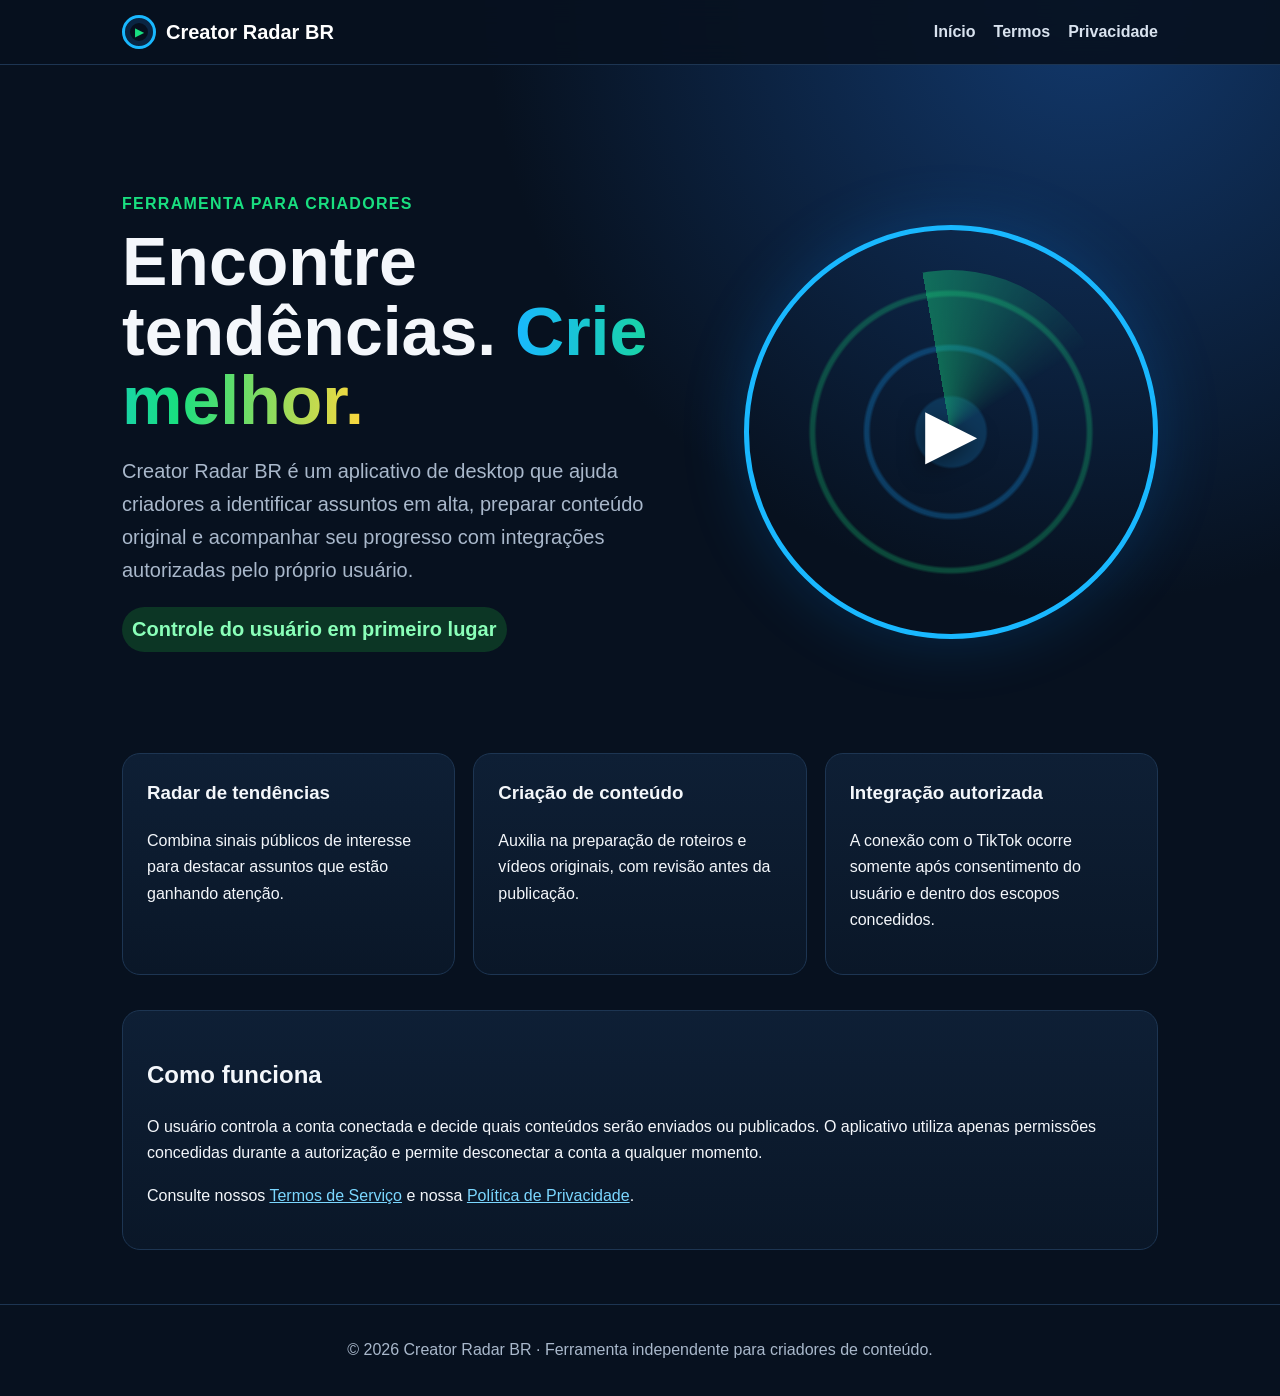
<file: index.html>
<!doctype html><html lang="pt-BR"><head><meta charset="utf-8"><meta name="viewport" content="width=device-width,initial-scale=1"><title>Creator Radar BR</title><meta name="description" content="Ferramenta de desktop para criadores descobrirem tendências, produzirem conteúdo e acompanharem seu crescimento."><link rel="stylesheet" href="style.css"></head><body><header><div class="nav"><a class="brand" href="./"><span class="mark"></span>Creator Radar BR</a><nav><a href="./">Início</a><a href="termos.html">Termos</a><a href="privacidade.html">Privacidade</a></nav></div></header><main class="wrap"><section class="hero"><div><div class="eyebrow">Ferramenta para criadores</div><h1>Encontre tendências. <span>Crie melhor.</span></h1><p>Creator Radar BR é um aplicativo de desktop que ajuda criadores a identificar assuntos em alta, preparar conteúdo original e acompanhar seu progresso com integrações autorizadas pelo próprio usuário.</p><p><span class="badge">Controle do usuário em primeiro lugar</span></p></div><div class="radar" aria-label="Ilustração de radar de tendências"></div></section><section class="grid"><article class="card"><h3>Radar de tendências</h3><p>Combina sinais públicos de interesse para destacar assuntos que estão ganhando atenção.</p></article><article class="card"><h3>Criação de conteúdo</h3><p>Auxilia na preparação de roteiros e vídeos originais, com revisão antes da publicação.</p></article><article class="card"><h3>Integração autorizada</h3><p>A conexão com o TikTok ocorre somente após consentimento do usuário e dentro dos escopos concedidos.</p></article></section><section class="card"><h2>Como funciona</h2><p>O usuário controla a conta conectada e decide quais conteúdos serão enviados ou publicados. O aplicativo utiliza apenas permissões concedidas durante a autorização e permite desconectar a conta a qualquer momento.</p><p>Consulte nossos <a href="termos.html">Termos de Serviço</a> e nossa <a href="privacidade.html">Política de Privacidade</a>.</p></section></main><footer>© 2026 Creator Radar BR · Ferramenta independente para criadores de conteúdo.</footer></body></html>
</file>
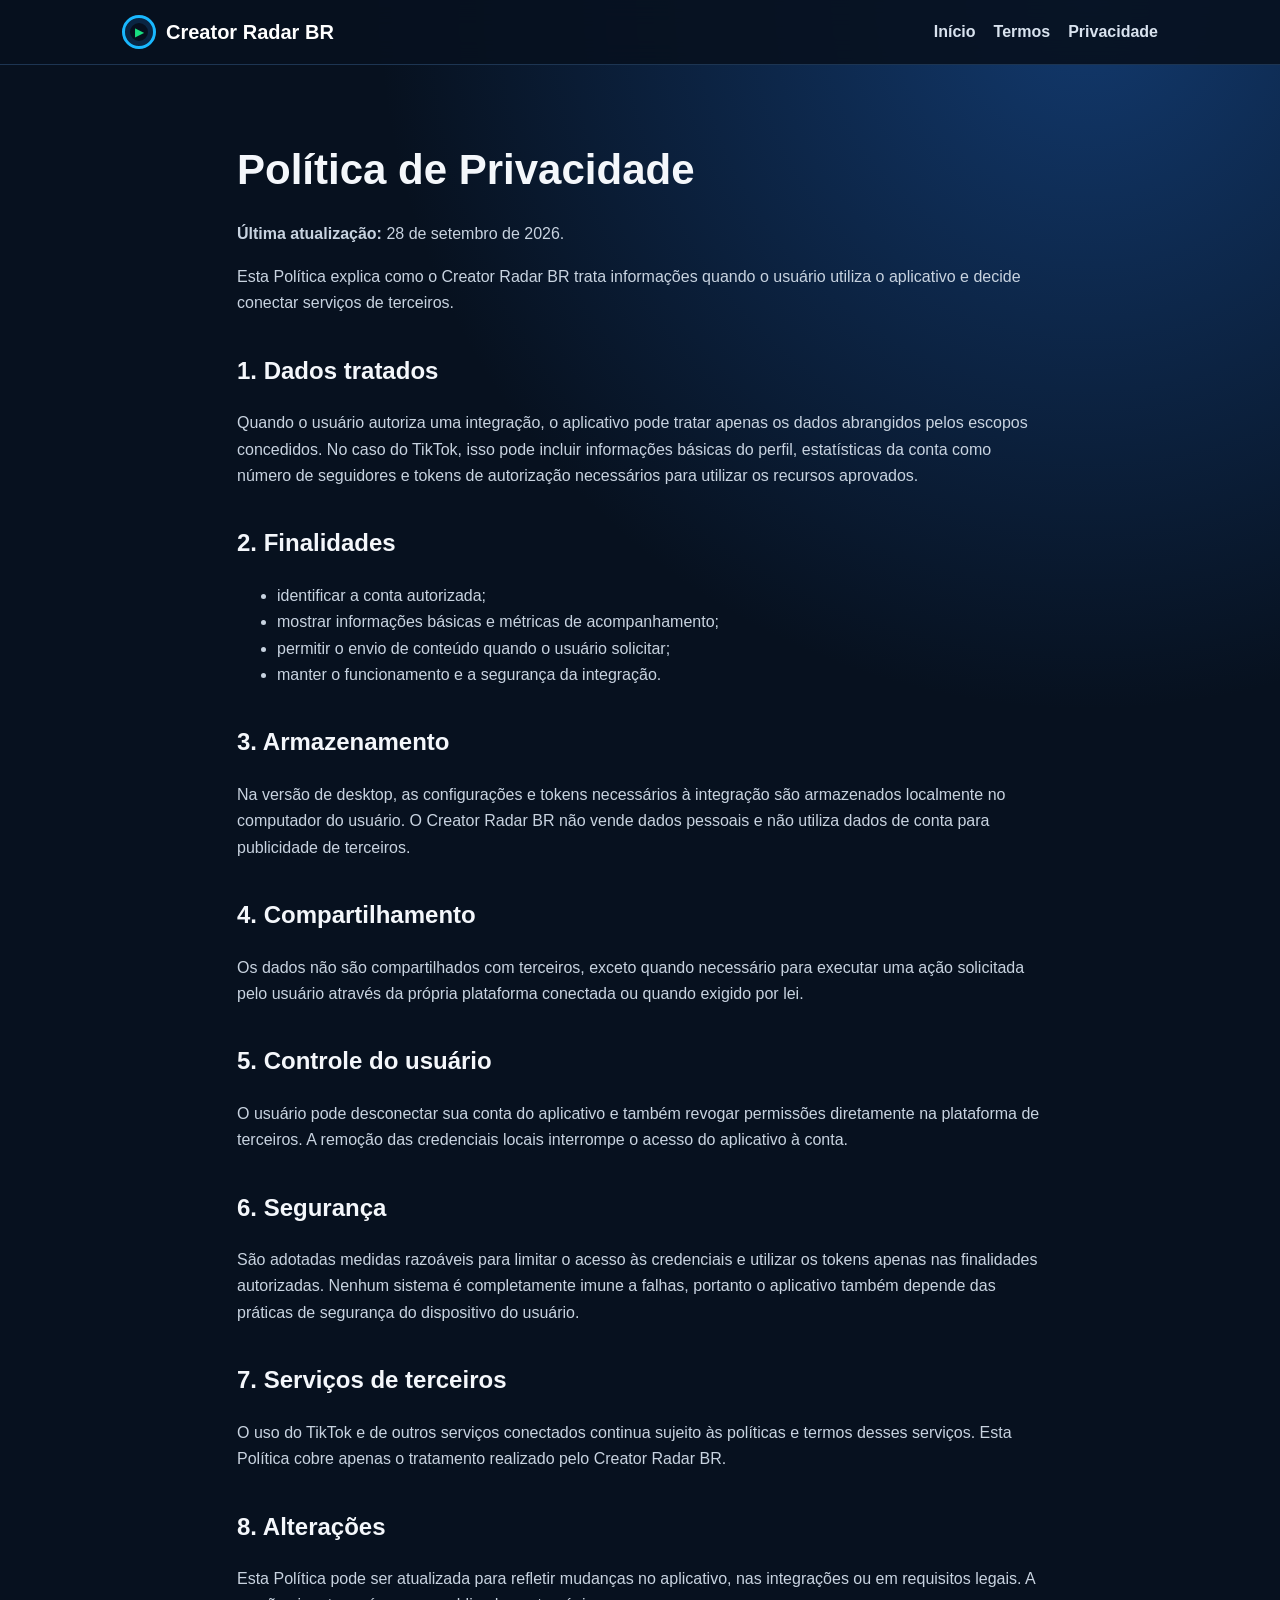
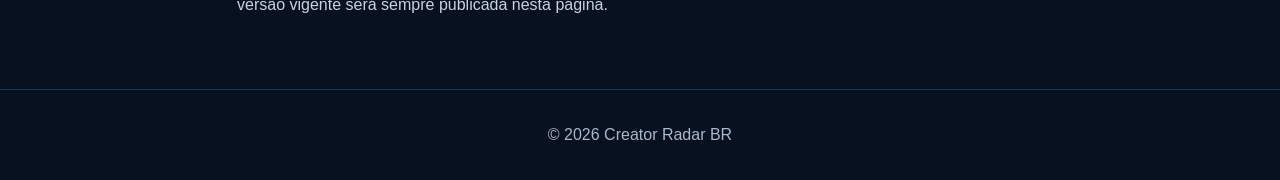
<file: privacidade.html>
<!doctype html><html lang="pt-BR"><head><meta charset="utf-8"><meta name="viewport" content="width=device-width,initial-scale=1"><title>Política de Privacidade · Creator Radar BR</title><link rel="stylesheet" href="style.css"></head><body><header><div class="nav"><a class="brand" href="./"><span class="mark"></span>Creator Radar BR</a><nav><a href="./">Início</a><a href="termos.html">Termos</a><a href="privacidade.html">Privacidade</a></nav></div></header><main class="wrap legal"><h1>Política de Privacidade</h1><p><strong>Última atualização:</strong> 28 de setembro de 2026.</p><p>Esta Política explica como o Creator Radar BR trata informações quando o usuário utiliza o aplicativo e decide conectar serviços de terceiros.</p><h2>1. Dados tratados</h2><p>Quando o usuário autoriza uma integração, o aplicativo pode tratar apenas os dados abrangidos pelos escopos concedidos. No caso do TikTok, isso pode incluir informações básicas do perfil, estatísticas da conta como número de seguidores e tokens de autorização necessários para utilizar os recursos aprovados.</p><h2>2. Finalidades</h2><ul><li>identificar a conta autorizada;</li><li>mostrar informações básicas e métricas de acompanhamento;</li><li>permitir o envio de conteúdo quando o usuário solicitar;</li><li>manter o funcionamento e a segurança da integração.</li></ul><h2>3. Armazenamento</h2><p>Na versão de desktop, as configurações e tokens necessários à integração são armazenados localmente no computador do usuário. O Creator Radar BR não vende dados pessoais e não utiliza dados de conta para publicidade de terceiros.</p><h2>4. Compartilhamento</h2><p>Os dados não são compartilhados com terceiros, exceto quando necessário para executar uma ação solicitada pelo usuário através da própria plataforma conectada ou quando exigido por lei.</p><h2>5. Controle do usuário</h2><p>O usuário pode desconectar sua conta do aplicativo e também revogar permissões diretamente na plataforma de terceiros. A remoção das credenciais locais interrompe o acesso do aplicativo à conta.</p><h2>6. Segurança</h2><p>São adotadas medidas razoáveis para limitar o acesso às credenciais e utilizar os tokens apenas nas finalidades autorizadas. Nenhum sistema é completamente imune a falhas, portanto o aplicativo também depende das práticas de segurança do dispositivo do usuário.</p><h2>7. Serviços de terceiros</h2><p>O uso do TikTok e de outros serviços conectados continua sujeito às políticas e termos desses serviços. Esta Política cobre apenas o tratamento realizado pelo Creator Radar BR.</p><h2>8. Alterações</h2><p>Esta Política pode ser atualizada para refletir mudanças no aplicativo, nas integrações ou em requisitos legais. A versão vigente será sempre publicada nesta página.</p></main><footer>© 2026 Creator Radar BR</footer></body></html>
</file>
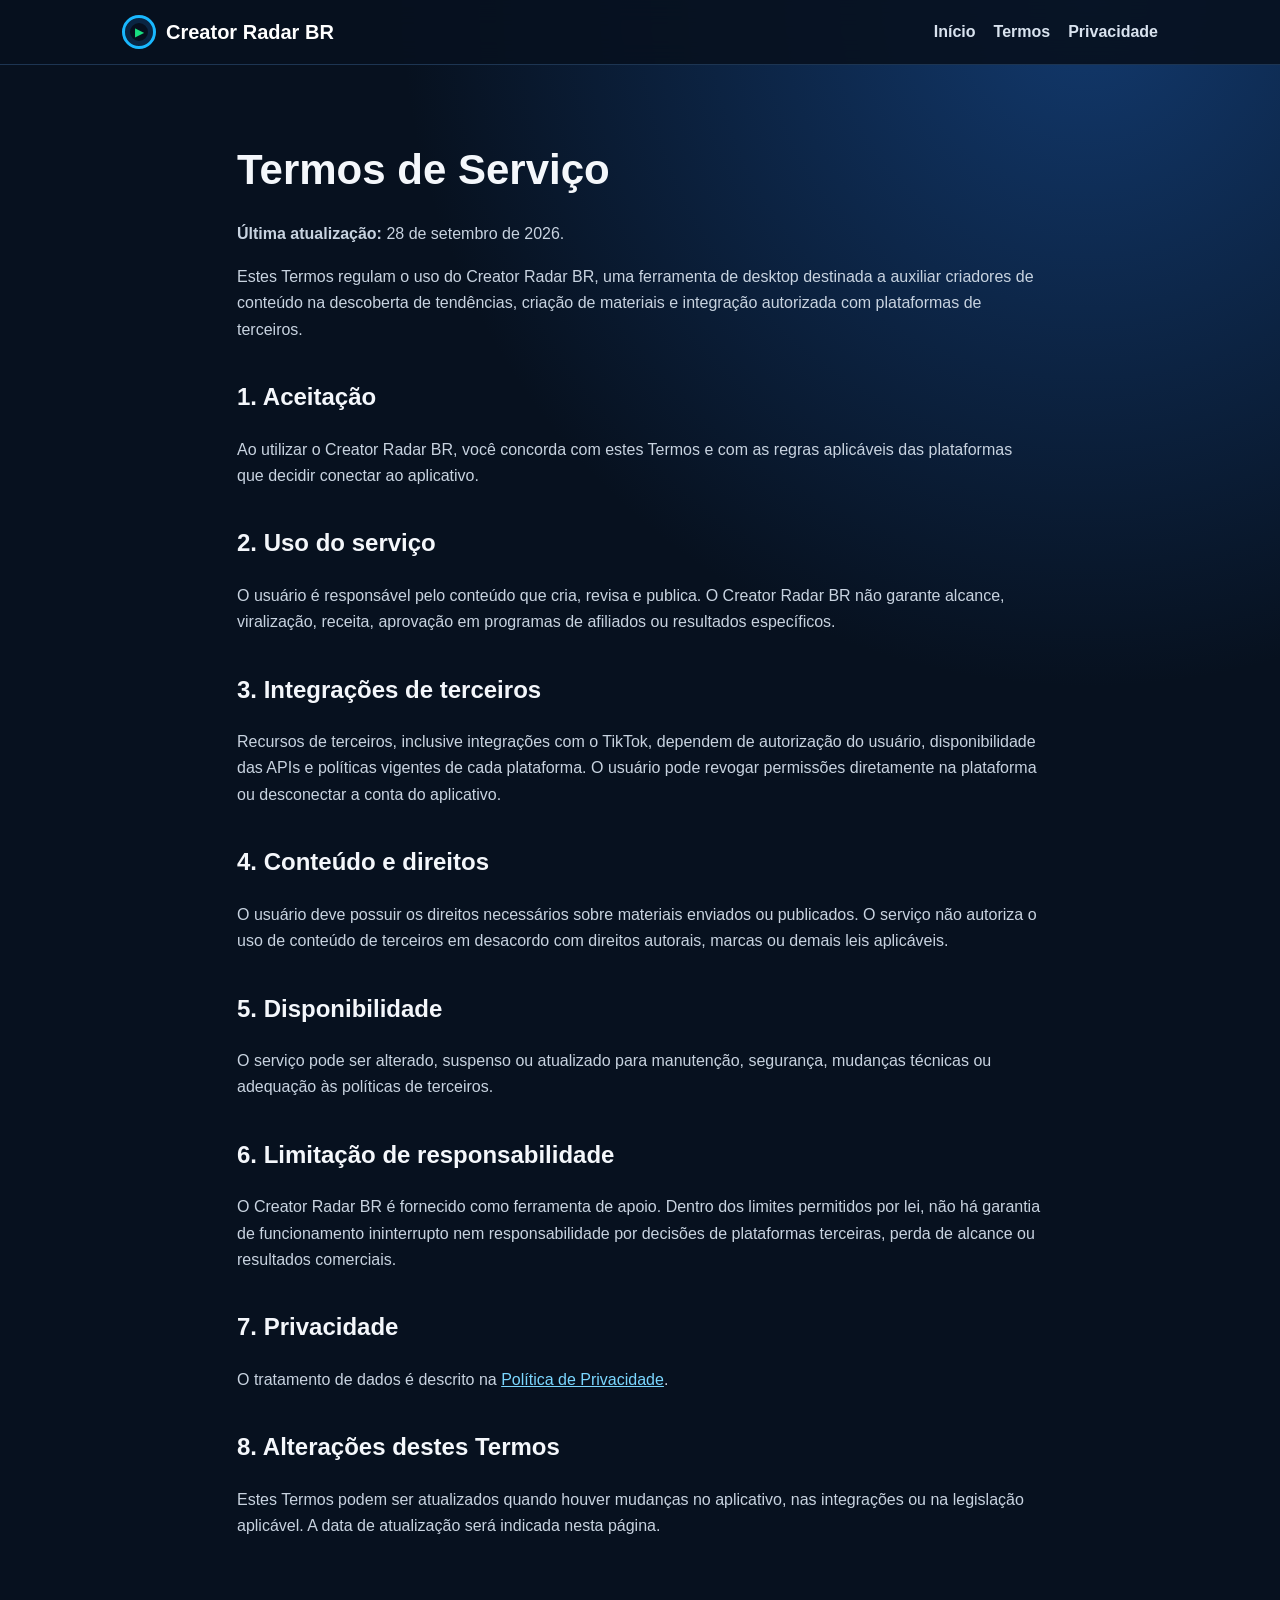
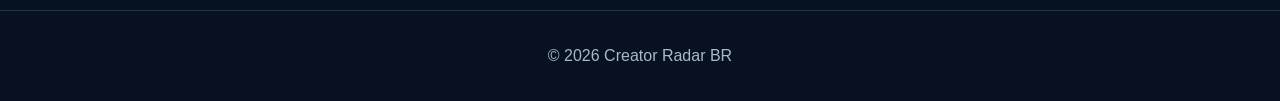
<file: termos.html>
<!doctype html><html lang="pt-BR"><head><meta charset="utf-8"><meta name="viewport" content="width=device-width,initial-scale=1"><title>Termos de Serviço · Creator Radar BR</title><link rel="stylesheet" href="style.css"></head><body><header><div class="nav"><a class="brand" href="./"><span class="mark"></span>Creator Radar BR</a><nav><a href="./">Início</a><a href="termos.html">Termos</a><a href="privacidade.html">Privacidade</a></nav></div></header><main class="wrap legal"><h1>Termos de Serviço</h1><p><strong>Última atualização:</strong> 28 de setembro de 2026.</p><p>Estes Termos regulam o uso do Creator Radar BR, uma ferramenta de desktop destinada a auxiliar criadores de conteúdo na descoberta de tendências, criação de materiais e integração autorizada com plataformas de terceiros.</p><h2>1. Aceitação</h2><p>Ao utilizar o Creator Radar BR, você concorda com estes Termos e com as regras aplicáveis das plataformas que decidir conectar ao aplicativo.</p><h2>2. Uso do serviço</h2><p>O usuário é responsável pelo conteúdo que cria, revisa e publica. O Creator Radar BR não garante alcance, viralização, receita, aprovação em programas de afiliados ou resultados específicos.</p><h2>3. Integrações de terceiros</h2><p>Recursos de terceiros, inclusive integrações com o TikTok, dependem de autorização do usuário, disponibilidade das APIs e políticas vigentes de cada plataforma. O usuário pode revogar permissões diretamente na plataforma ou desconectar a conta do aplicativo.</p><h2>4. Conteúdo e direitos</h2><p>O usuário deve possuir os direitos necessários sobre materiais enviados ou publicados. O serviço não autoriza o uso de conteúdo de terceiros em desacordo com direitos autorais, marcas ou demais leis aplicáveis.</p><h2>5. Disponibilidade</h2><p>O serviço pode ser alterado, suspenso ou atualizado para manutenção, segurança, mudanças técnicas ou adequação às políticas de terceiros.</p><h2>6. Limitação de responsabilidade</h2><p>O Creator Radar BR é fornecido como ferramenta de apoio. Dentro dos limites permitidos por lei, não há garantia de funcionamento ininterrupto nem responsabilidade por decisões de plataformas terceiras, perda de alcance ou resultados comerciais.</p><h2>7. Privacidade</h2><p>O tratamento de dados é descrito na <a href="privacidade.html">Política de Privacidade</a>.</p><h2>8. Alterações destes Termos</h2><p>Estes Termos podem ser atualizados quando houver mudanças no aplicativo, nas integrações ou na legislação aplicável. A data de atualização será indicada nesta página.</p></main><footer>© 2026 Creator Radar BR</footer></body></html>
</file>
<file: style.css>
:root{--bg:#07111f;--card:#0d1b2f;--line:#1d3552;--text:#f4f7fb;--muted:#a9b8cb;--blue:#19b8ff;--green:#19df80;--yellow:#ffd83d}*{box-sizing:border-box}html{scroll-behavior:smooth}body{margin:0;background:radial-gradient(circle at 85% 0,#12396d 0,transparent 34%),var(--bg);color:var(--text);font:16px/1.65 Inter,Segoe UI,Arial,sans-serif}a{color:#7bd7ff}header{border-bottom:1px solid var(--line);background:#07111fe8;position:sticky;top:0;backdrop-filter:blur(12px)}.nav{max-width:1080px;margin:auto;padding:15px 22px;display:flex;justify-content:space-between;align-items:center;gap:20px}.brand{font-weight:900;color:white;text-decoration:none;font-size:20px;display:flex;align-items:center;gap:10px}.mark{width:34px;height:34px;border:3px solid var(--blue);border-radius:50%;display:inline-grid;place-items:center;box-shadow:inset 0 0 0 5px #0a2542}.mark:after{content:'▶';font-size:11px;color:var(--green)}nav a{margin-left:18px;text-decoration:none;color:#d9e3ef;font-weight:700}.wrap{max-width:1080px;margin:auto;padding:54px 22px}.hero{padding:72px 0 46px;display:grid;grid-template-columns:1.4fr 1fr;gap:42px;align-items:center}.eyebrow{color:var(--green);font-weight:900;text-transform:uppercase;letter-spacing:.08em}.hero h1{font-size:clamp(38px,6vw,68px);line-height:1.02;margin:10px 0 20px}.hero h1 span{background:linear-gradient(90deg,var(--blue),var(--green),var(--yellow));-webkit-background-clip:text;color:transparent}.hero p{font-size:20px;color:var(--muted)}.radar{aspect-ratio:1;border-radius:50%;border:5px solid var(--blue);position:relative;background:radial-gradient(circle,#0e375a 0 12%,transparent 13% 28%,#148ad755 29% 30%,transparent 31% 47%,#19df8044 48% 49%,transparent 50%);box-shadow:0 0 65px #008cff33}.radar:before{content:'';position:absolute;inset:10%;border-radius:50%;background:conic-gradient(from 15deg,#19df8066,transparent 19%);transform:rotate(-25deg)}.radar:after{content:'▶';position:absolute;inset:0;display:grid;place-items:center;font-size:68px;color:white;filter:drop-shadow(0 5px 12px #0008)}.grid{display:grid;grid-template-columns:repeat(3,1fr);gap:18px;margin:35px 0}.card{background:linear-gradient(180deg,#0e1f35,#0a1728);border:1px solid var(--line);border-radius:18px;padding:24px}.card h3{margin-top:0}.legal{max-width:850px}.legal h1{font-size:42px;line-height:1.1}.legal h2{margin-top:34px}.legal p,.legal li{color:#c8d3e0}.badge{display:inline-block;padding:6px 10px;border-radius:999px;background:#0c3625;color:#8affb9;font-weight:800}footer{border-top:1px solid var(--line);color:var(--muted);padding:32px 22px;text-align:center}@media(max-width:760px){.hero{grid-template-columns:1fr}.radar{max-width:360px}.grid{grid-template-columns:1fr}.nav{align-items:flex-start;flex-direction:column}nav a{margin:0 15px 0 0}}
</file>
